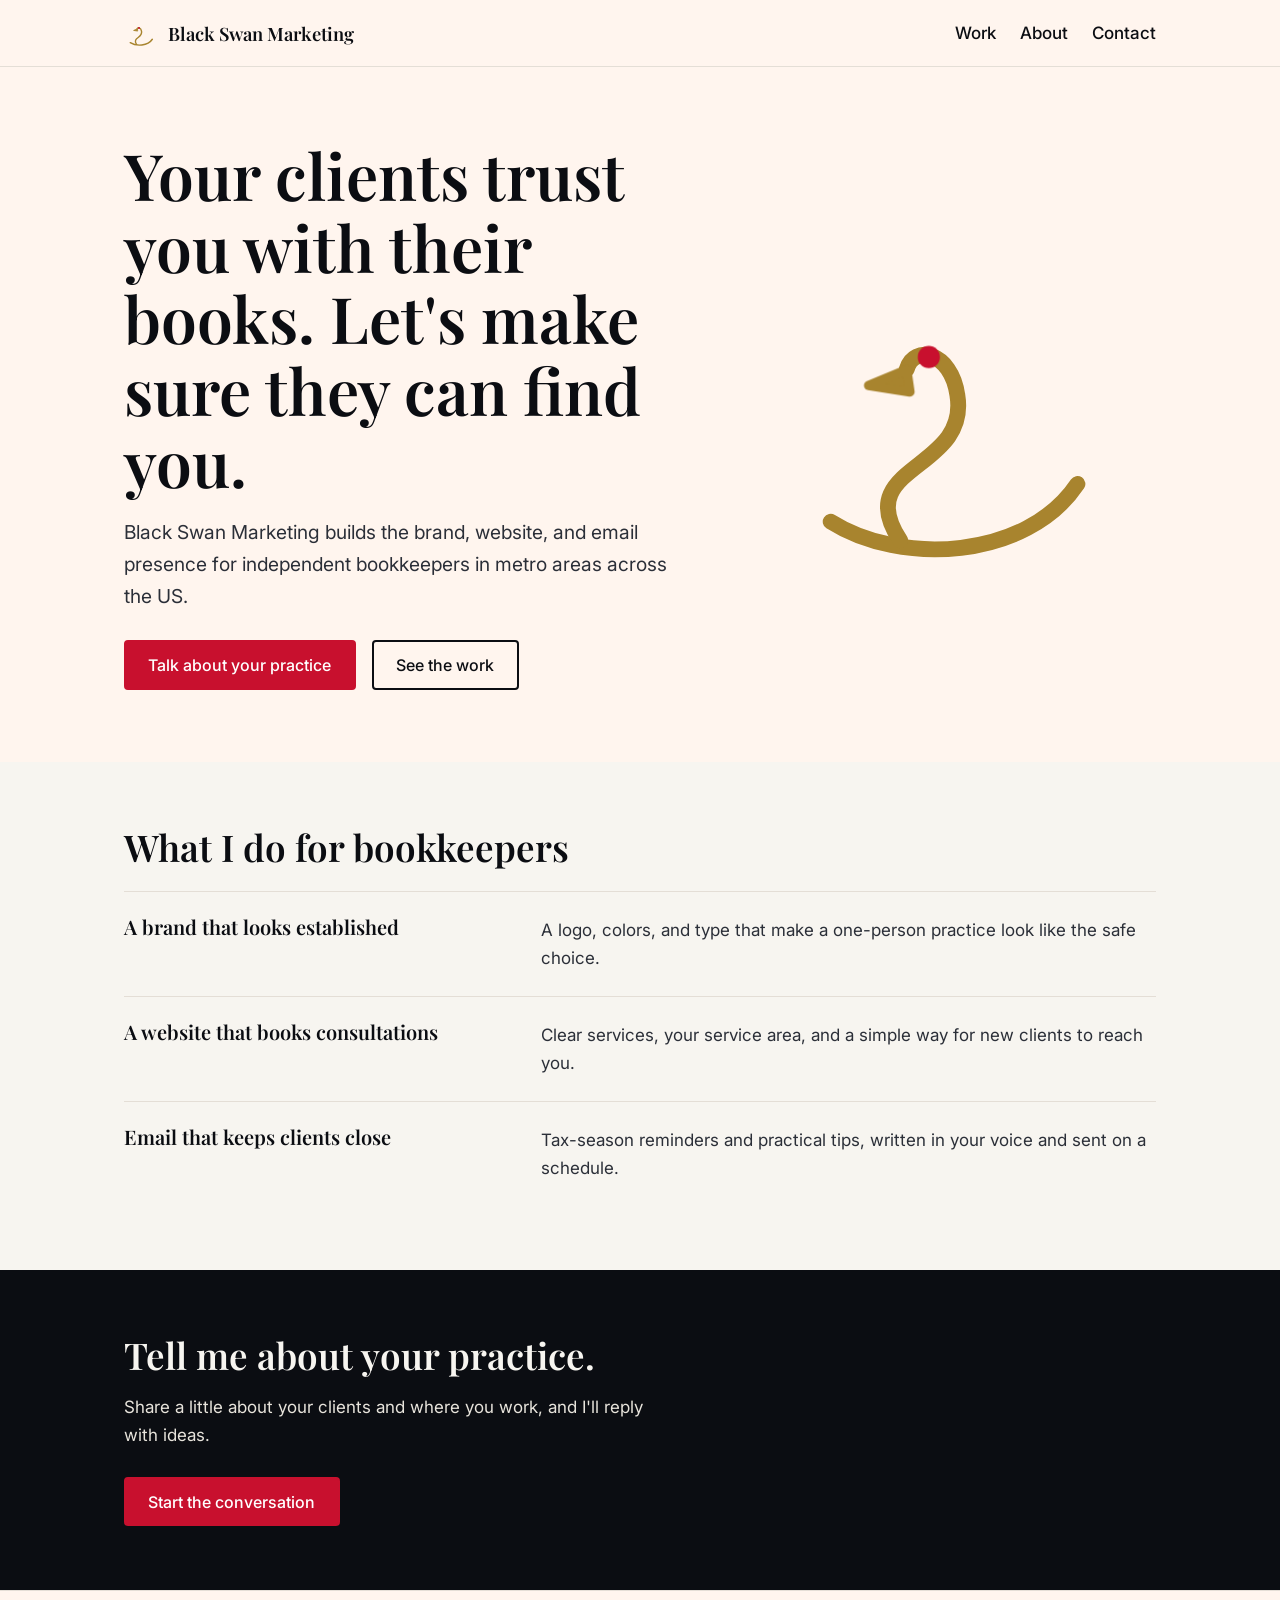
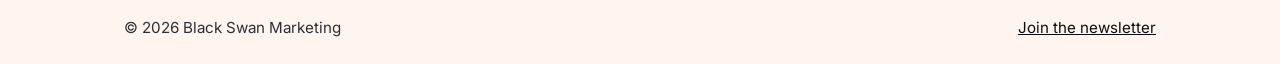
<file: index.html>
<!doctype html>
<html lang="en">
<head>
<meta charset="utf-8">
<meta name="viewport" content="width=device-width, initial-scale=1">
<title>Black Swan Marketing | Marketing for independent bookkeepers</title>
<meta name="description" content="Brand, website, and email marketing for independent bookkeepers in metro areas across the US.">
<link rel="icon" href="/assets/mark.svg" type="image/svg+xml">
<link rel="preconnect" href="https://fonts.googleapis.com">
<link rel="preconnect" href="https://fonts.gstatic.com" crossorigin>
<link rel="stylesheet" href="https://fonts.googleapis.com/css2?family=Inter:wght@400;500&family=Playfair+Display:wght@600&display=swap">
<link rel="stylesheet" href="/assets/styles.css">
</head>
<body>
<a class="skip" href="#main">Skip to content</a>
<header class="site"><div class="wrap bar">
<a class="brand" href="/"><img src="/assets/mark.svg" alt="" width="34" height="34"><span>Black Swan Marketing</span></a>
<nav aria-label="Main"><a href="/portfolio">Work</a><a href="/about">About</a><a href="/contact">Contact</a></nav>
</div></header>
<main id="main">
<section class="hero"><div class="wrap hero-grid">
<div>
<h1>Your clients trust you with their books. Let's make sure they can find you.</h1>
<p class="lede">Black Swan Marketing builds the brand, website, and email presence for independent bookkeepers in metro areas across the US.</p>
<p class="actions"><a class="btn" href="/contact#work">Talk about your practice</a><a class="btn alt" href="/portfolio">See the work</a></p>
</div>
<svg class="swan" viewBox="0 0 120 120" role="img" aria-label="Black Swan Marketing swan mark" fill="none" stroke-linecap="round" stroke-linejoin="round">
<path pathLength="1" d="M22 94 C44 108 84 106 100 82"/>
<path pathLength="1" d="M44 100 C28 76 66 78 62 54 C60 40 48 38 46 46"/>
<path class="beak" d="M46 46 L34 51 L47 53 Z"/>
<circle class="eye" cx="53" cy="42" r="3.5"/>
</svg>
</div></section>
<section class="band-light"><div class="wrap">
<h2>What I do for bookkeepers</h2>
<div class="rows">
<div class="row"><h3>A brand that looks established</h3><p>A logo, colors, and type that make a one-person practice look like the safe choice.</p></div>
<div class="row"><h3>A website that books consultations</h3><p>Clear services, your service area, and a simple way for new clients to reach you.</p></div>
<div class="row"><h3>Email that keeps clients close</h3><p>Tax-season reminders and practical tips, written in your voice and sent on a schedule.</p></div>
</div></div></section>
<section class="band-ink"><div class="wrap">
<h2>Tell me about your practice.</h2>
<p>Share a little about your clients and where you work, and I'll reply with ideas.</p>
<p class="actions"><a class="btn" href="/contact#work">Start the conversation</a></p>
</div></section>
</main>
<footer class="site"><div class="wrap bar">
<p>&copy; 2026 Black Swan Marketing</p>
<p><a href="/contact#newsletter">Join the newsletter</a></p>
</div></footer>
<script src="/assets/site.js" defer></script>
</body>
</html>
</file>
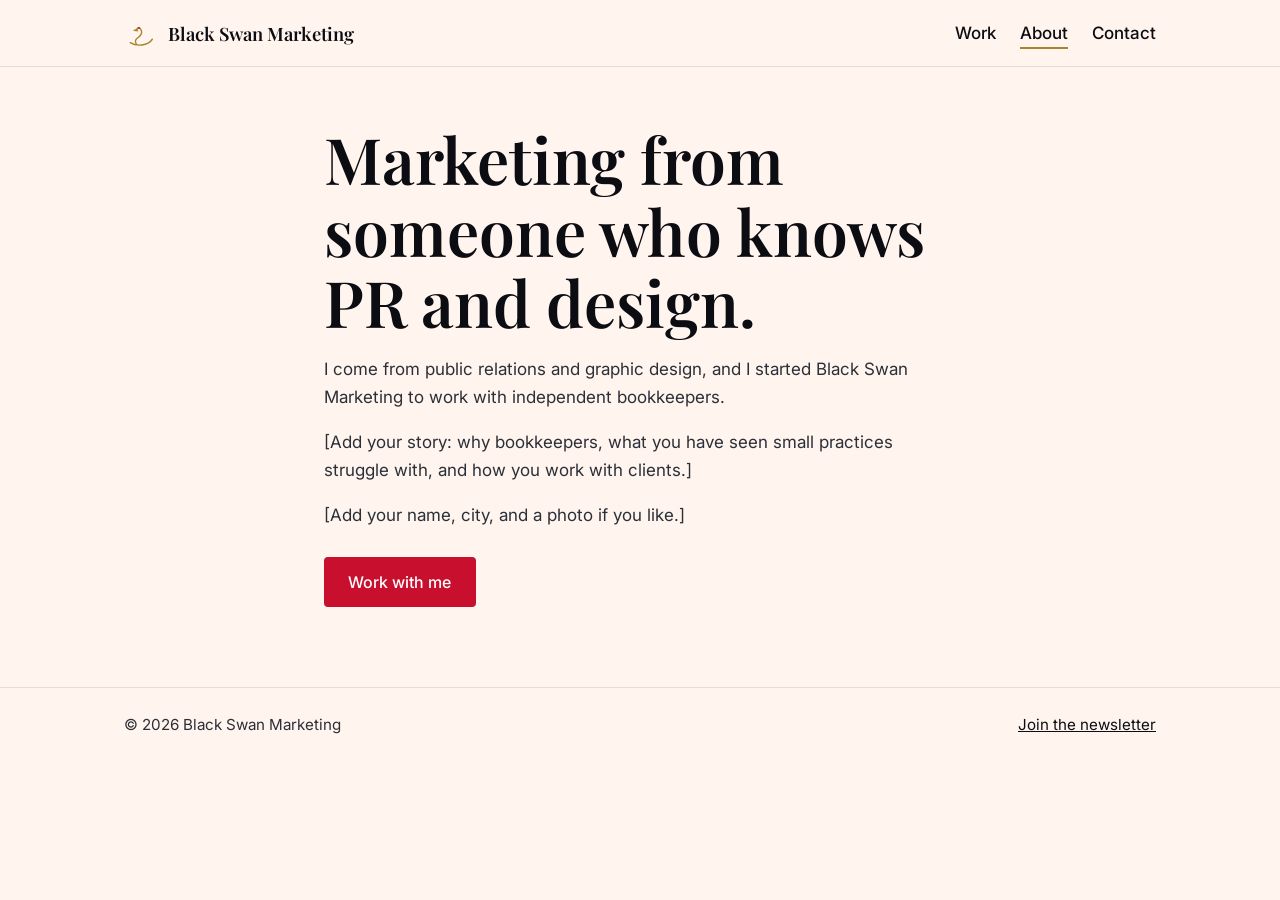
<file: about.html>
<!doctype html>
<html lang="en">
<head>
<meta charset="utf-8">
<meta name="viewport" content="width=device-width, initial-scale=1">
<title>About | Black Swan Marketing</title>
<meta name="description" content="Who is behind Black Swan Marketing.">
<link rel="icon" href="/assets/mark.svg" type="image/svg+xml">
<link rel="preconnect" href="https://fonts.googleapis.com">
<link rel="preconnect" href="https://fonts.gstatic.com" crossorigin>
<link rel="stylesheet" href="https://fonts.googleapis.com/css2?family=Inter:wght@400;500&family=Playfair+Display:wght@600&display=swap">
<link rel="stylesheet" href="/assets/styles.css">
</head>
<body>
<a class="skip" href="#main">Skip to content</a>
<header class="site"><div class="wrap bar">
<a class="brand" href="/"><img src="/assets/mark.svg" alt="" width="34" height="34"><span>Black Swan Marketing</span></a>
<nav aria-label="Main"><a href="/portfolio">Work</a><a href="/about" aria-current="page">About</a><a href="/contact">Contact</a></nav>
</div></header>
<main id="main">
<section class="page"><div class="wrap narrow">
<h1>Marketing from someone who knows PR and design.</h1>
<p>I come from public relations and graphic design, and I started Black Swan Marketing to work with independent bookkeepers.</p>
<p>[Add your story: why bookkeepers, what you have seen small practices struggle with, and how you work with clients.]</p>
<p>[Add your name, city, and a photo if you like.]</p>
<p class="actions"><a class="btn" href="/contact#work">Work with me</a></p>
</div></section>
</main>
<footer class="site"><div class="wrap bar">
<p>&copy; 2026 Black Swan Marketing</p>
<p><a href="/contact#newsletter">Join the newsletter</a></p>
</div></footer>
<script src="/assets/site.js" defer></script>
</body>
</html>
</file>
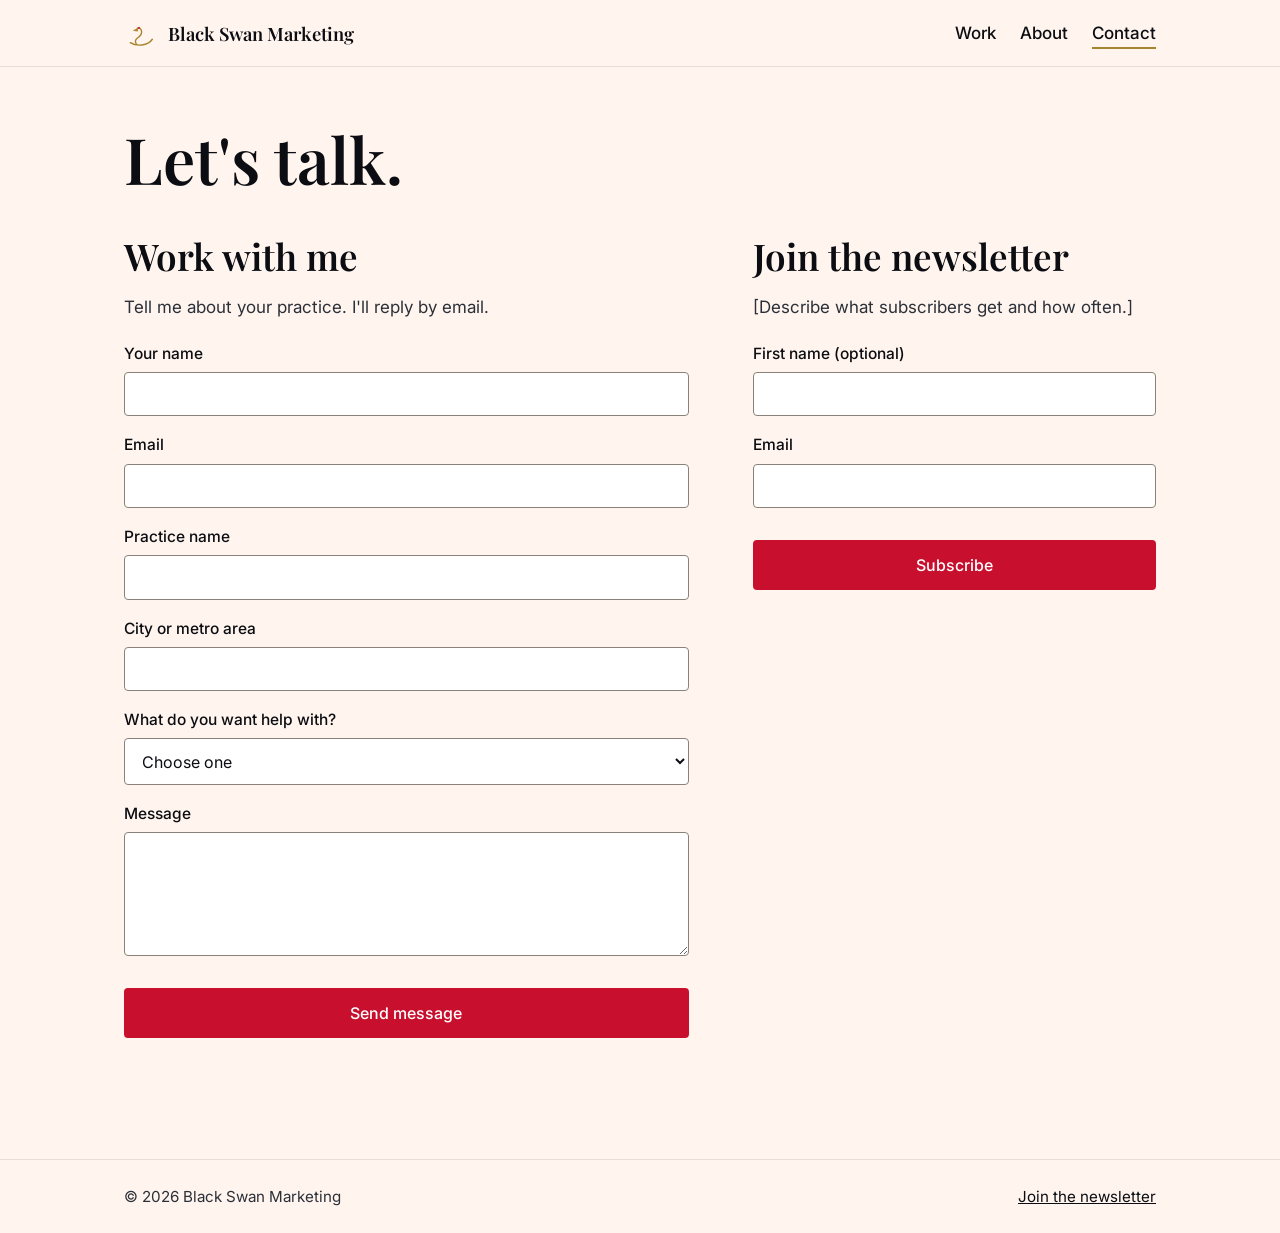
<file: contact.html>
<!doctype html>
<html lang="en">
<head>
<meta charset="utf-8">
<meta name="viewport" content="width=device-width, initial-scale=1">
<title>Contact | Black Swan Marketing</title>
<meta name="description" content="Work with Black Swan Marketing or join the newsletter.">
<link rel="icon" href="/assets/mark.svg" type="image/svg+xml">
<link rel="preconnect" href="https://fonts.googleapis.com">
<link rel="preconnect" href="https://fonts.gstatic.com" crossorigin>
<link rel="stylesheet" href="https://fonts.googleapis.com/css2?family=Inter:wght@400;500&family=Playfair+Display:wght@600&display=swap">
<link rel="stylesheet" href="/assets/styles.css">
</head>
<body>
<a class="skip" href="#main">Skip to content</a>
<header class="site"><div class="wrap bar">
<a class="brand" href="/"><img src="/assets/mark.svg" alt="" width="34" height="34"><span>Black Swan Marketing</span></a>
<nav aria-label="Main"><a href="/portfolio">Work</a><a href="/about">About</a><a href="/contact" aria-current="page">Contact</a></nav>
</div></header>
<main id="main">
<section class="page"><div class="wrap">
<h1>Let's talk.</h1>
<div class="forms">
<section aria-labelledby="work-h"><h2 id="work-h">Work with me</h2>
<p>Tell me about your practice. I'll reply by email.</p>
<form id="work" data-endpoint="/api/inquiry" data-success="Thanks. I'll be in touch soon.">
<label>Your name<input name="name" required autocomplete="name" maxlength="100"></label>
<label>Email<input type="email" name="email" required autocomplete="email" maxlength="254"></label>
<label>Practice name<input name="firm" autocomplete="organization" maxlength="150"></label>
<label>City or metro area<input name="metro" maxlength="100"></label>
<label>What do you want help with?
<select name="topic"><option value="">Choose one</option><option>Getting found by new clients</option><option>Logo and brand</option><option>A website</option><option>A newsletter or email</option><option>Not sure yet</option></select></label>
<label>Message<textarea name="message" rows="5" required maxlength="2000"></textarea></label>
<div class="hp" aria-hidden="true"><label>Leave this field empty <input name="hp_check" tabindex="-1" autocomplete="off"></label></div><div class="cf-turnstile" data-sitekey="1x00000000000000000000AA"></div>
<button class="btn" type="submit">Send message</button>
<p class="status" role="status" aria-live="polite"></p>
</form></section>
<section id="newsletter" aria-labelledby="news-h"><h2 id="news-h">Join the newsletter</h2>
<p>[Describe what subscribers get and how often.]</p>
<form id="newsletter-form" data-endpoint="/api/newsletter" data-success="You're subscribed. Thanks for joining.">
<label>First name (optional)<input name="name" autocomplete="given-name" maxlength="100"></label>
<label>Email<input type="email" name="email" required autocomplete="email" maxlength="254"></label>
<div class="hp" aria-hidden="true"><label>Leave this field empty <input name="hp_check" tabindex="-1" autocomplete="off"></label></div><div class="cf-turnstile" data-sitekey="1x00000000000000000000AA"></div>
<button class="btn" type="submit">Subscribe</button>
<p class="status" role="status" aria-live="polite"></p>
</form></section>
</div>
</div></section>
<script src="https://challenges.cloudflare.com/turnstile/v0/api.js" async defer></script>
</main>
<footer class="site"><div class="wrap bar">
<p>&copy; 2026 Black Swan Marketing</p>
<p><a href="/contact#newsletter">Join the newsletter</a></p>
</div></footer>
<script src="/assets/site.js" defer></script>
</body>
</html>
</file>
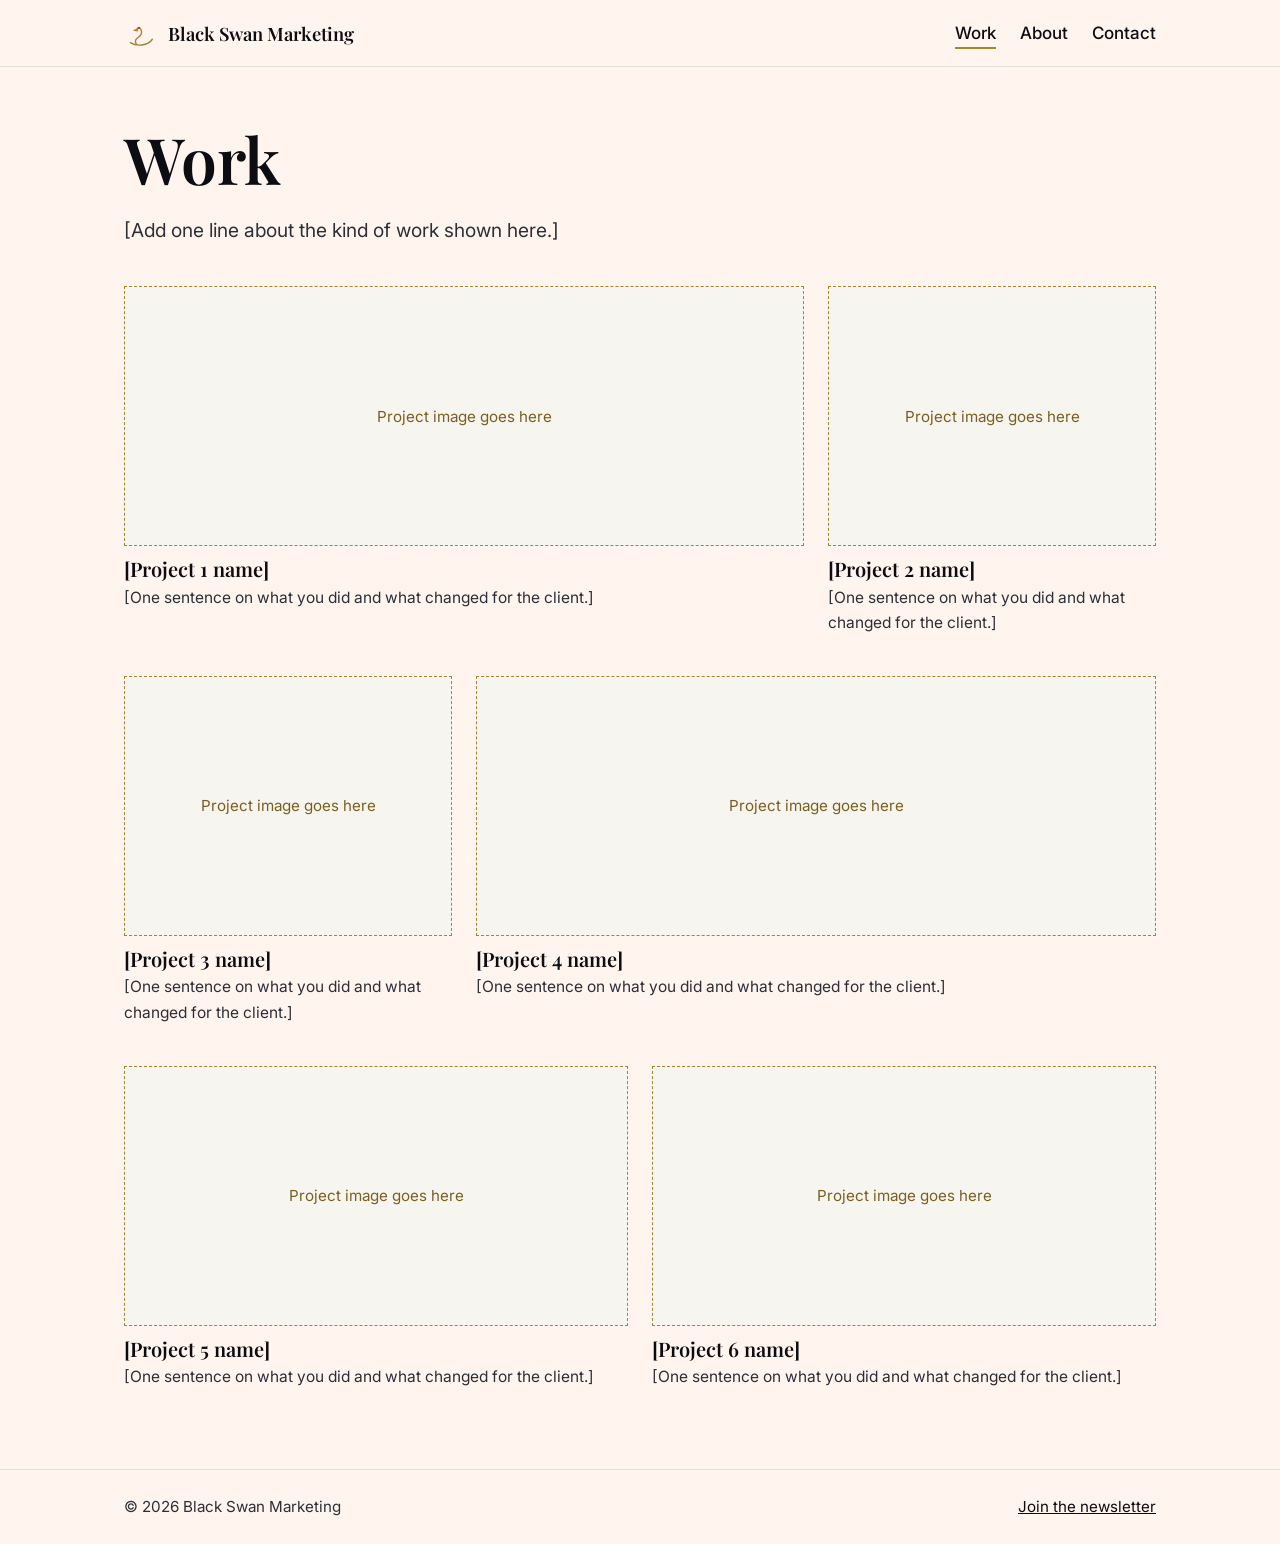
<file: portfolio.html>
<!doctype html>
<html lang="en">
<head>
<meta charset="utf-8">
<meta name="viewport" content="width=device-width, initial-scale=1">
<title>Work | Black Swan Marketing</title>
<meta name="description" content="Selected marketing, branding, and web work.">
<link rel="icon" href="/assets/mark.svg" type="image/svg+xml">
<link rel="preconnect" href="https://fonts.googleapis.com">
<link rel="preconnect" href="https://fonts.gstatic.com" crossorigin>
<link rel="stylesheet" href="https://fonts.googleapis.com/css2?family=Inter:wght@400;500&family=Playfair+Display:wght@600&display=swap">
<link rel="stylesheet" href="/assets/styles.css">
</head>
<body>
<a class="skip" href="#main">Skip to content</a>
<header class="site"><div class="wrap bar">
<a class="brand" href="/"><img src="/assets/mark.svg" alt="" width="34" height="34"><span>Black Swan Marketing</span></a>
<nav aria-label="Main"><a href="/portfolio" aria-current="page">Work</a><a href="/about">About</a><a href="/contact">Contact</a></nav>
</div></header>
<main id="main">
<section class="page"><div class="wrap">
<h1>Work</h1>
<p class="lede">[Add one line about the kind of work shown here.]</p>
<div class="work">
<figure class="ph w4"><div class="frame"><span>Project image goes here</span></div>
<figcaption><h3>[Project 1 name]</h3><p>[One sentence on what you did and what changed for the client.]</p></figcaption></figure>
<figure class="ph w2"><div class="frame"><span>Project image goes here</span></div>
<figcaption><h3>[Project 2 name]</h3><p>[One sentence on what you did and what changed for the client.]</p></figcaption></figure>
<figure class="ph w2"><div class="frame"><span>Project image goes here</span></div>
<figcaption><h3>[Project 3 name]</h3><p>[One sentence on what you did and what changed for the client.]</p></figcaption></figure>
<figure class="ph w4"><div class="frame"><span>Project image goes here</span></div>
<figcaption><h3>[Project 4 name]</h3><p>[One sentence on what you did and what changed for the client.]</p></figcaption></figure>
<figure class="ph w3"><div class="frame"><span>Project image goes here</span></div>
<figcaption><h3>[Project 5 name]</h3><p>[One sentence on what you did and what changed for the client.]</p></figcaption></figure>
<figure class="ph w3"><div class="frame"><span>Project image goes here</span></div>
<figcaption><h3>[Project 6 name]</h3><p>[One sentence on what you did and what changed for the client.]</p></figcaption></figure>
</div>
</div></section>
</main>
<footer class="site"><div class="wrap bar">
<p>&copy; 2026 Black Swan Marketing</p>
<p><a href="/contact#newsletter">Join the newsletter</a></p>
</div></footer>
<script src="/assets/site.js" defer></script>
</body>
</html>
</file>
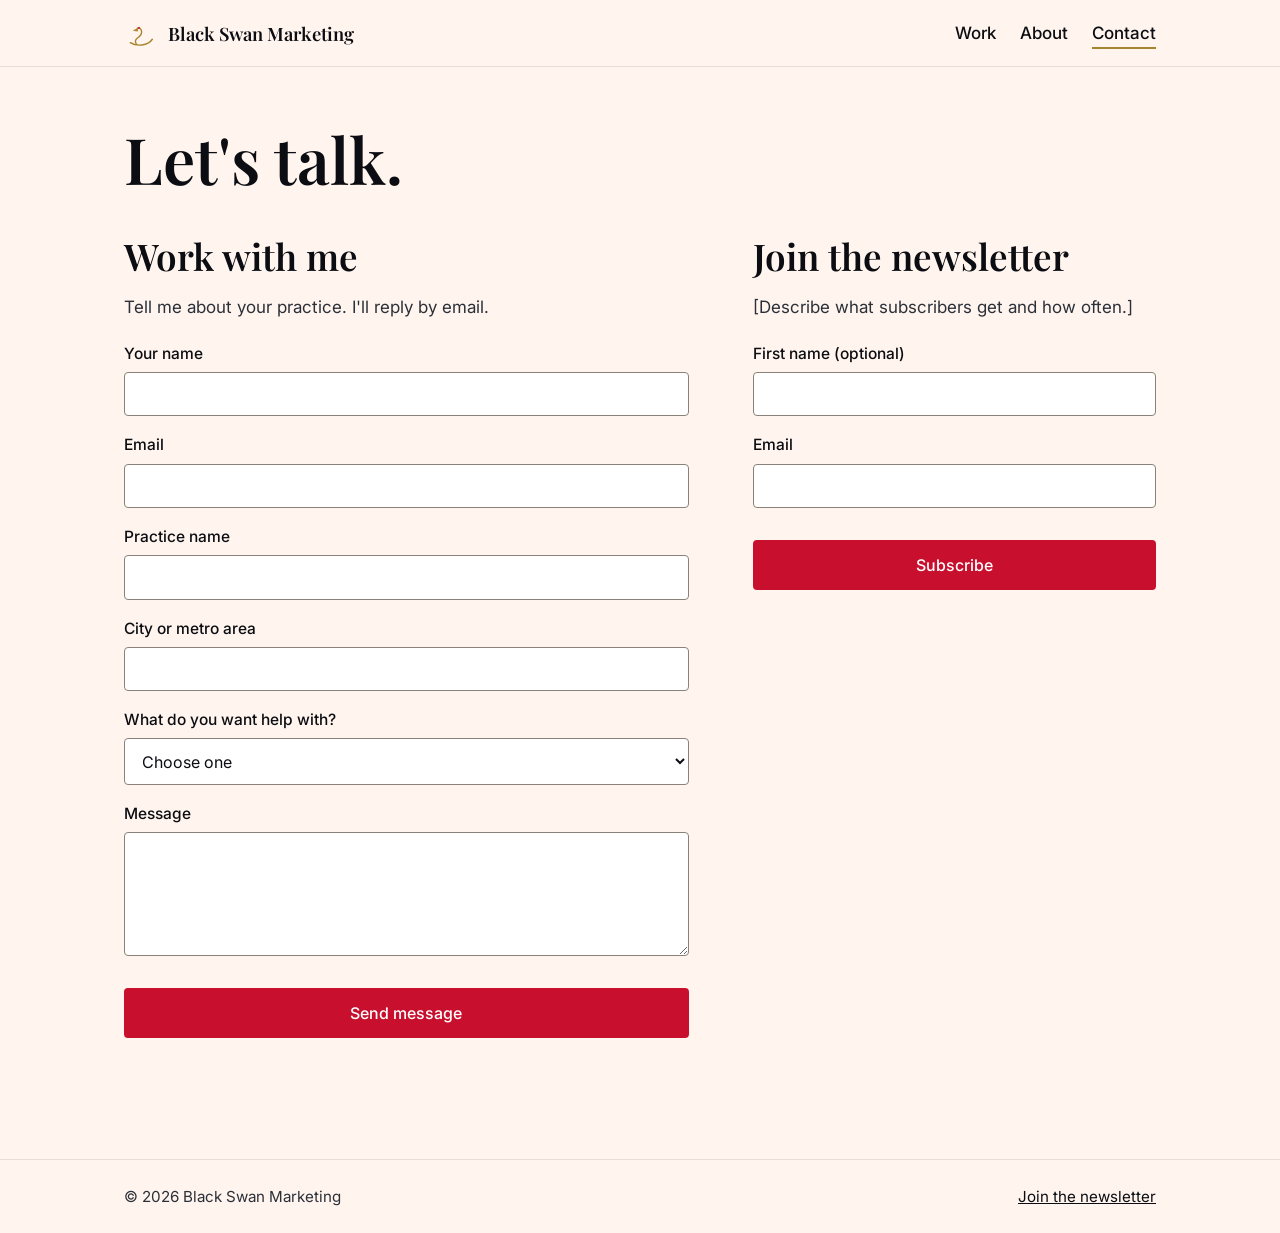
<file: public/contact.html>
<!doctype html>
<html lang="en">
<head>
<meta charset="utf-8">
<meta name="viewport" content="width=device-width, initial-scale=1">
<title>Contact | Black Swan Marketing</title>
<meta name="description" content="Work with Black Swan Marketing or join the newsletter.">
<link rel="icon" href="/assets/mark.svg" type="image/svg+xml">
<link rel="preconnect" href="https://fonts.googleapis.com">
<link rel="preconnect" href="https://fonts.gstatic.com" crossorigin>
<link rel="stylesheet" href="https://fonts.googleapis.com/css2?family=Inter:wght@400;500&family=Playfair+Display:wght@600&display=swap">
<link rel="stylesheet" href="/assets/styles.css">
</head>
<body>
<a class="skip" href="#main">Skip to content</a>
<header class="site"><div class="wrap bar">
<a class="brand" href="/"><img src="/assets/mark.svg" alt="" width="34" height="34"><span>Black Swan Marketing</span></a>
<nav aria-label="Main"><a href="/portfolio">Work</a><a href="/about">About</a><a href="/contact" aria-current="page">Contact</a></nav>
</div></header>
<main id="main">
<section class="page"><div class="wrap">
<h1>Let's talk.</h1>
<div class="forms">
<section aria-labelledby="work-h"><h2 id="work-h">Work with me</h2>
<p>Tell me about your practice. I'll reply by email.</p>
<form id="work" data-endpoint="/api/inquiry" data-success="Thanks. I'll be in touch soon.">
<label>Your name<input name="name" required autocomplete="name" maxlength="100"></label>
<label>Email<input type="email" name="email" required autocomplete="email" maxlength="254"></label>
<label>Practice name<input name="firm" autocomplete="organization" maxlength="150"></label>
<label>City or metro area<input name="metro" maxlength="100"></label>
<label>What do you want help with?
<select name="topic"><option value="">Choose one</option><option>Getting found by new clients</option><option>Logo and brand</option><option>A website</option><option>A newsletter or email</option><option>Not sure yet</option></select></label>
<label>Message<textarea name="message" rows="5" required maxlength="2000"></textarea></label>
<div class="hp" aria-hidden="true"><label>Leave this field empty <input name="hp_check" tabindex="-1" autocomplete="off"></label></div><div class="cf-turnstile" data-sitekey="0x4AAAAAAGLGVS9kxbzrBRMi"></div>
<button class="btn" type="submit">Send message</button>
<p class="status" role="status" aria-live="polite"></p>
</form></section>
<section id="newsletter" aria-labelledby="news-h"><h2 id="news-h">Join the newsletter</h2>
<p>[Describe what subscribers get and how often.]</p>
<form id="newsletter-form" data-endpoint="/api/newsletter" data-success="You're subscribed. Thanks for joining.">
<label>First name (optional)<input name="name" autocomplete="given-name" maxlength="100"></label>
<label>Email<input type="email" name="email" required autocomplete="email" maxlength="254"></label>
<div class="hp" aria-hidden="true"><label>Leave this field empty <input name="hp_check" tabindex="-1" autocomplete="off"></label></div><div class="cf-turnstile" data-sitekey="0x4AAAAAAGLGVS9kxbzrBRMi"></div>
<button class="btn" type="submit">Subscribe</button>
<p class="status" role="status" aria-live="polite"></p>
</form></section>
</div>
</div></section>
<script src="https://challenges.cloudflare.com/turnstile/v0/api.js" async defer></script>
</main>
<footer class="site"><div class="wrap bar">
<p>&copy; 2026 Black Swan Marketing</p>
<p><a href="/contact#newsletter">Join the newsletter</a></p>
</div></footer>
<script src="/assets/site.js" defer></script>
</body>
</html>
</file>
<file: assets/styles.css>
:root{--ink:#0B0D12;--paper:#FFF5EE;--swan:#F7F5F0;--graphite:#2B2F38;--gold:#A8842E;--gold-text:#7A5F1F;--crimson:#C8102E;--line:#E4DED6;--serif:"Playfair Display",Georgia,serif;--sans:Inter,system-ui,sans-serif}
*{box-sizing:border-box}
body{margin:0;background:var(--paper);color:var(--graphite);font:400 1.0625rem/1.65 var(--sans)}
h1,h2,h3{font-family:var(--serif);font-weight:600;color:var(--ink);line-height:1.12;margin:0}
h1{font-size:clamp(2.3rem,5.5vw,4rem)}
h2{font-size:clamp(1.7rem,3.2vw,2.3rem);margin-bottom:.75rem}
h3{font-size:1.25rem}
a{color:var(--ink)}
:focus-visible{outline:3px solid var(--ink);outline-offset:3px}
.skip{position:absolute;left:-999px;top:0;background:var(--ink);color:#fff;padding:.6rem 1rem}
.skip:focus{left:0;z-index:10}
.wrap{max-width:1080px;margin:0 auto;padding:0 1.5rem}
.narrow{max-width:680px}
.bar{display:flex;align-items:center;justify-content:space-between;gap:1rem;flex-wrap:wrap}
header.site{border-bottom:1px solid var(--line);padding:1rem 0}
.brand{display:flex;align-items:center;gap:.6rem;text-decoration:none;font:600 1.15rem var(--serif);color:var(--ink)}
nav a{margin-left:1.5rem;text-decoration:none;font-weight:500;padding:.25rem 0;border-bottom:2px solid transparent}
nav a:hover,nav a[aria-current]{border-bottom-color:var(--gold)}
footer.site{border-top:1px solid var(--line);padding:1.5rem 0;font-size:.95rem}
footer.site p{margin:0}
.lede{font-size:1.2rem;max-width:34rem;margin:1.25rem 0 0}
.actions{display:flex;gap:1rem;flex-wrap:wrap;margin:1.75rem 0 0}
.btn{display:inline-block;background:var(--crimson);color:#fff;border:2px solid var(--crimson);padding:.8rem 1.4rem;border-radius:4px;font:500 1rem var(--sans);text-decoration:none;cursor:pointer}
.btn:hover{background:#A60D26;border-color:#A60D26}
.btn.alt{background:transparent;color:var(--ink);border-color:var(--ink)}
.btn.alt:hover{background:var(--ink);color:var(--paper)}
.btn:disabled{opacity:.6;cursor:wait}
.hero{padding:4.5rem 0}
.hero-grid{display:grid;grid-template-columns:1.4fr 1fr;gap:3rem;align-items:center}
.swan{width:100%;max-width:380px;justify-self:center}
.swan path{stroke:var(--gold);stroke-width:5}
.swan path[pathLength]{stroke-dasharray:1;stroke-dashoffset:1;animation:draw 1.6s .2s ease forwards}
.swan .beak{fill:var(--gold);stroke-width:3;opacity:0;animation:show .4s 1.6s forwards}
.swan .eye{fill:var(--crimson);opacity:0;animation:show .3s 2s forwards}
@keyframes draw{to{stroke-dashoffset:0}}
@keyframes show{to{opacity:1}}
@media (prefers-reduced-motion:reduce){.swan path[pathLength]{animation:none;stroke-dashoffset:0}.swan .beak,.swan .eye{animation:none;opacity:1}}
.band-light{padding:4rem 0;background:var(--swan)}
.rows{margin-top:1.5rem}
.row{display:grid;grid-template-columns:1fr 1.6fr;gap:2rem;padding:1.5rem 0;border-top:1px solid var(--line)}
.row p{margin:0}
.band-ink{padding:4rem 0;background:var(--ink);color:#E8E4DC}
.band-ink h2{color:var(--swan)}
.band-ink p{max-width:34rem}
.page{padding:3.5rem 0 5rem}
.page p{max-width:40rem}
.work{display:grid;grid-template-columns:repeat(6,1fr);gap:2.5rem 1.5rem;margin-top:2.5rem}
.ph{margin:0;grid-column:span 3}
.ph.w4{grid-column:span 4}.ph.w2{grid-column:span 2}
.frame{display:grid;place-items:center;min-height:260px;border:1.5px dashed var(--gold);background:var(--swan);color:var(--gold-text);font-size:.95rem}
figcaption{margin-top:.75rem}
figcaption p{margin:.25rem 0 0;font-size:.97rem}
.forms{display:grid;grid-template-columns:1.4fr 1fr;gap:4rem;margin-top:2.5rem}
.forms section{scroll-margin-top:1.5rem}
form{display:grid;gap:1rem;margin-top:1.25rem}
label{display:grid;gap:.35rem;font-weight:500;color:var(--ink);font-size:.97rem}
input,select,textarea{font:400 1rem var(--sans);color:var(--ink);background:#fff;border:1px solid #8A8279;border-radius:4px;padding:.7rem .8rem;width:100%}
.hp{position:absolute;left:-9999px}
.status{margin:0;min-height:1.5em;font-weight:500}
.status.ok{color:var(--gold-text)}.status.err{color:var(--crimson)}
@media (max-width:760px){.hero-grid,.forms,.row{grid-template-columns:1fr}.hero{padding:3rem 0}.swan{max-width:220px;justify-self:start}.work{grid-template-columns:1fr}.ph,.ph.w4,.ph.w2{grid-column:auto}nav a{margin:0 1rem 0 0}.forms{gap:3rem}}
</file>
